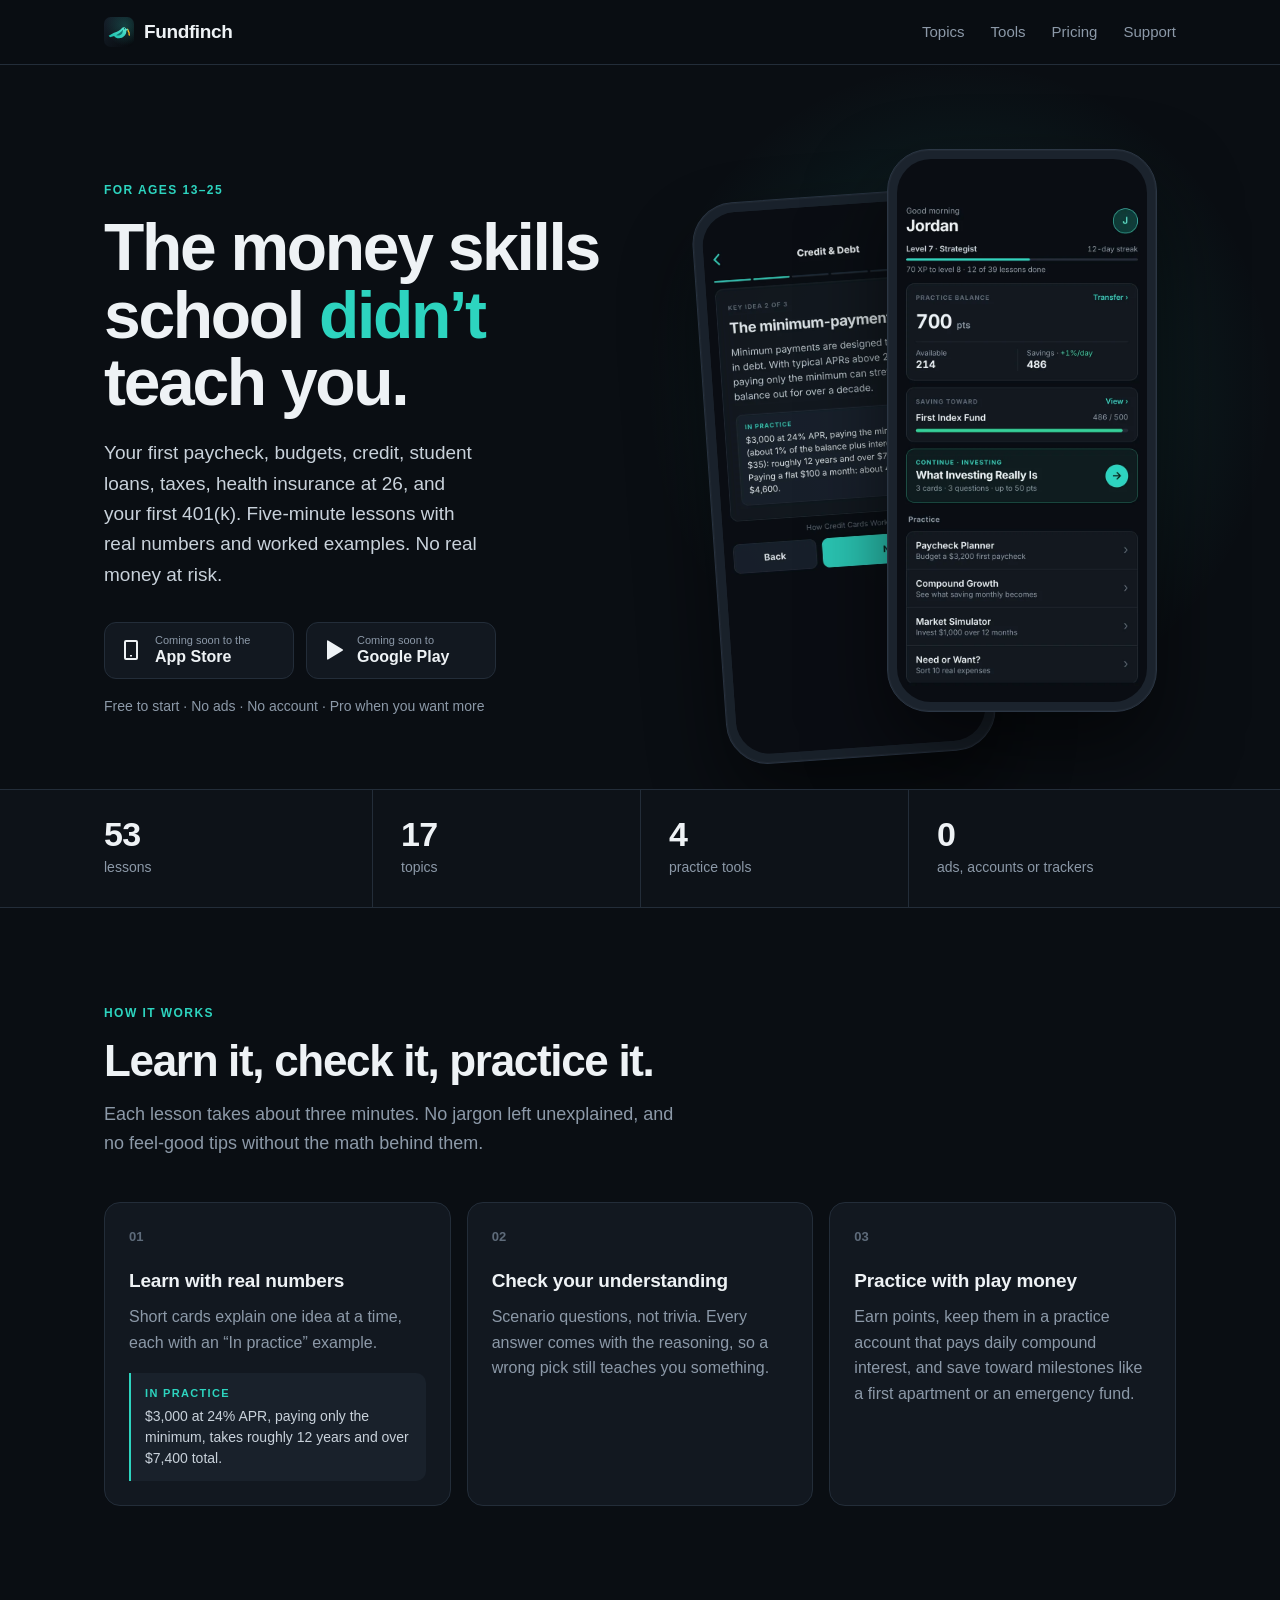
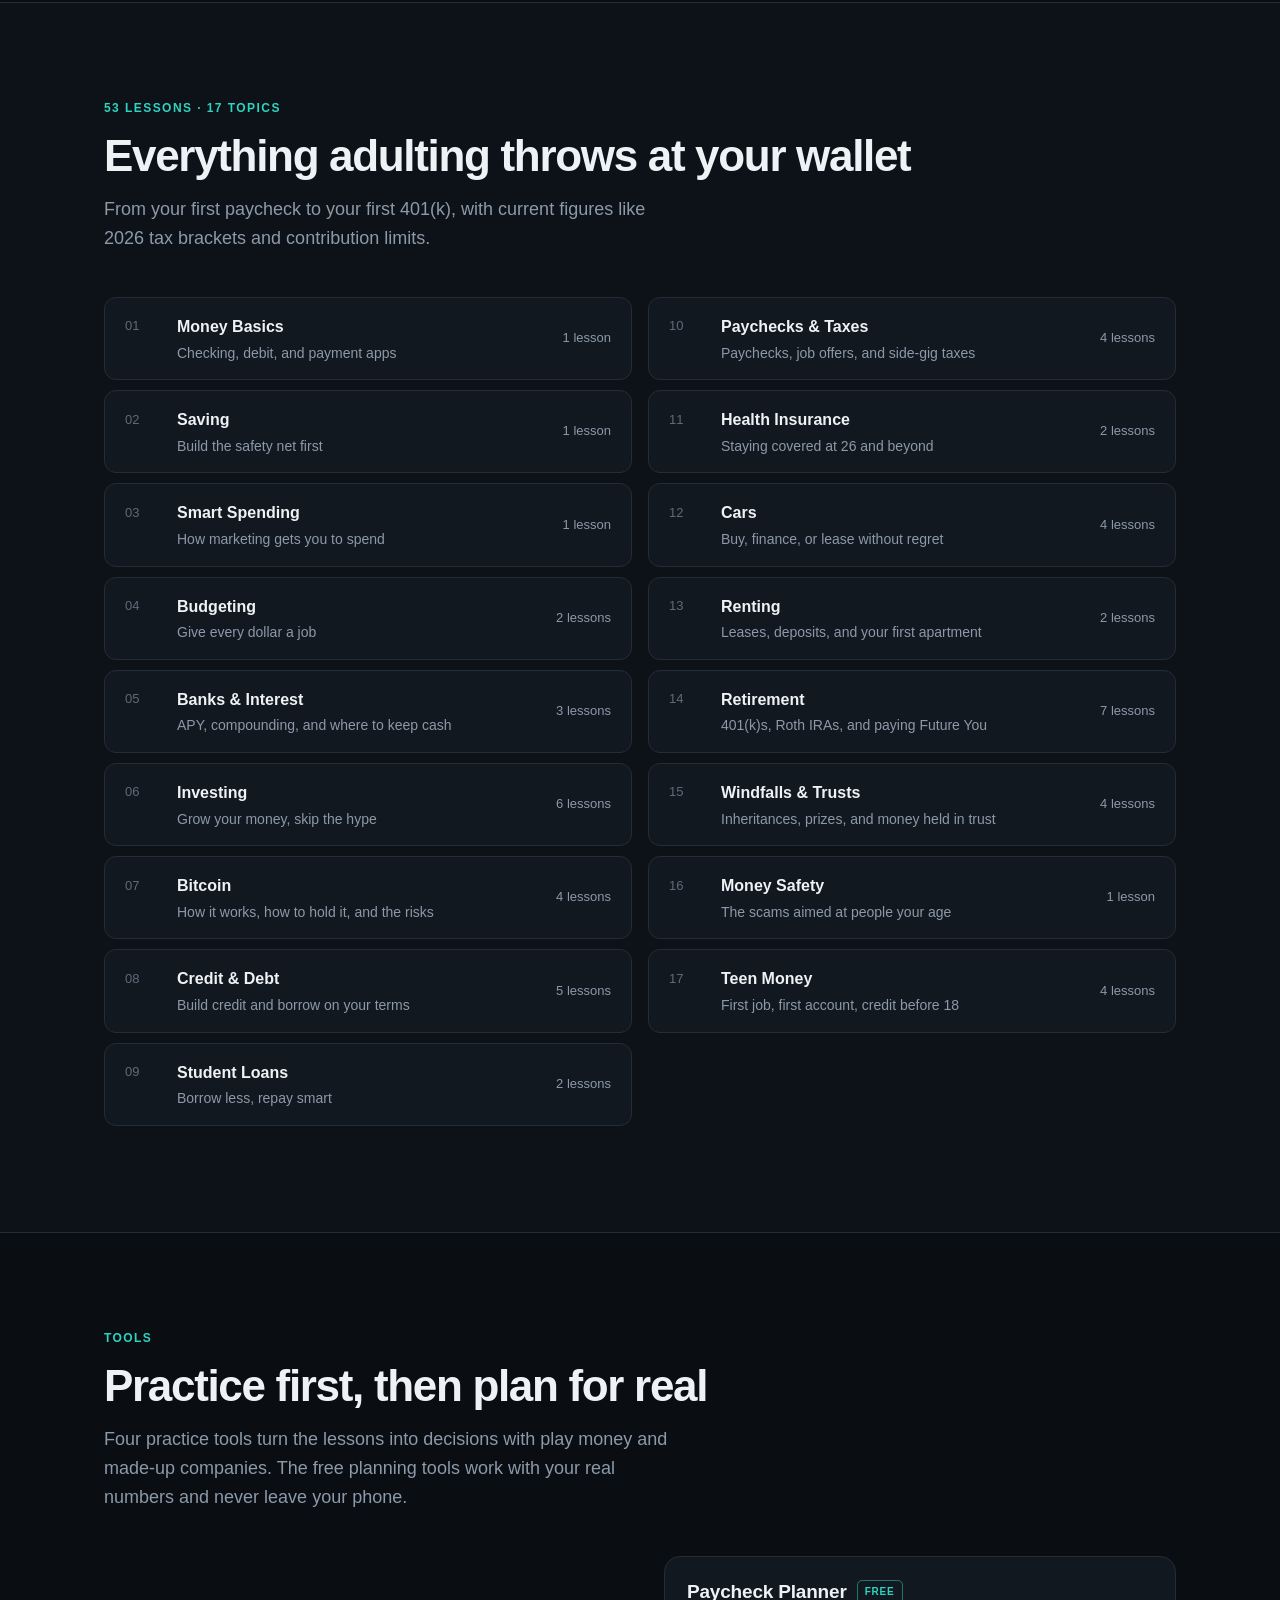
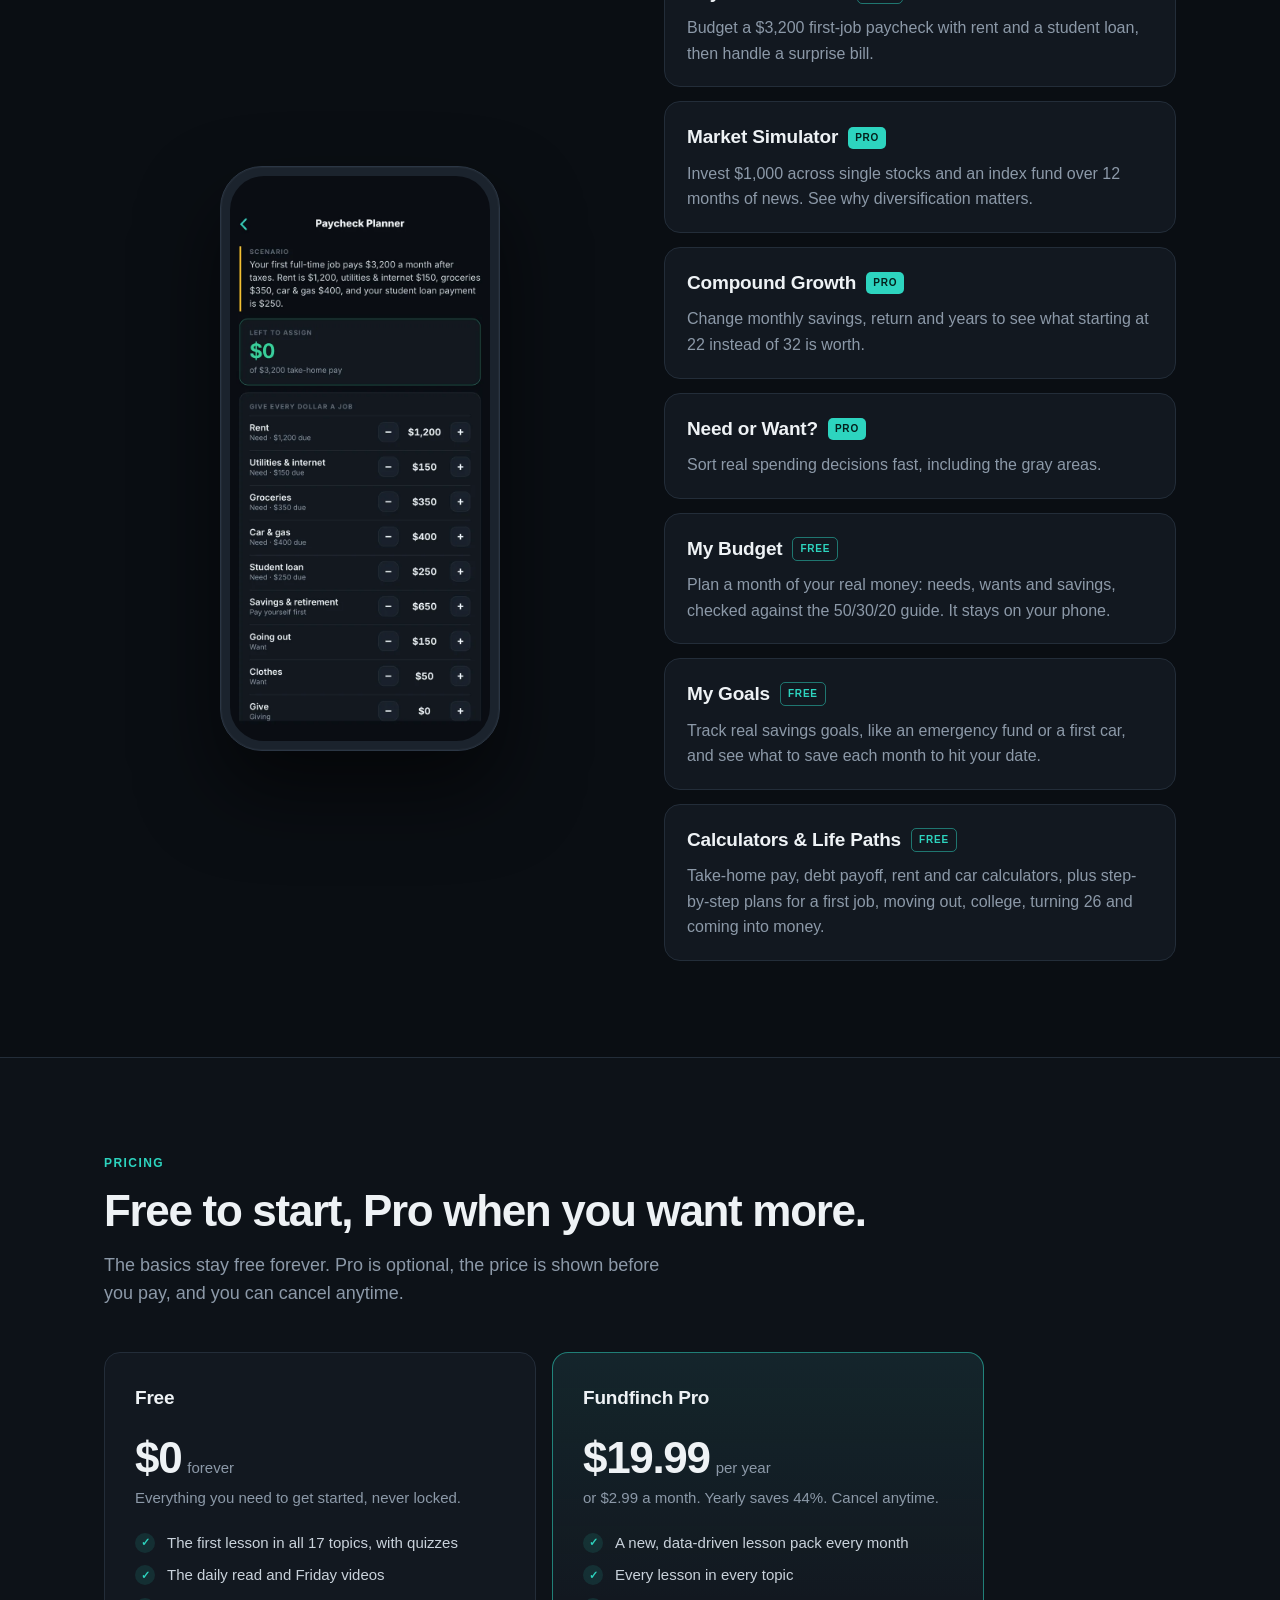
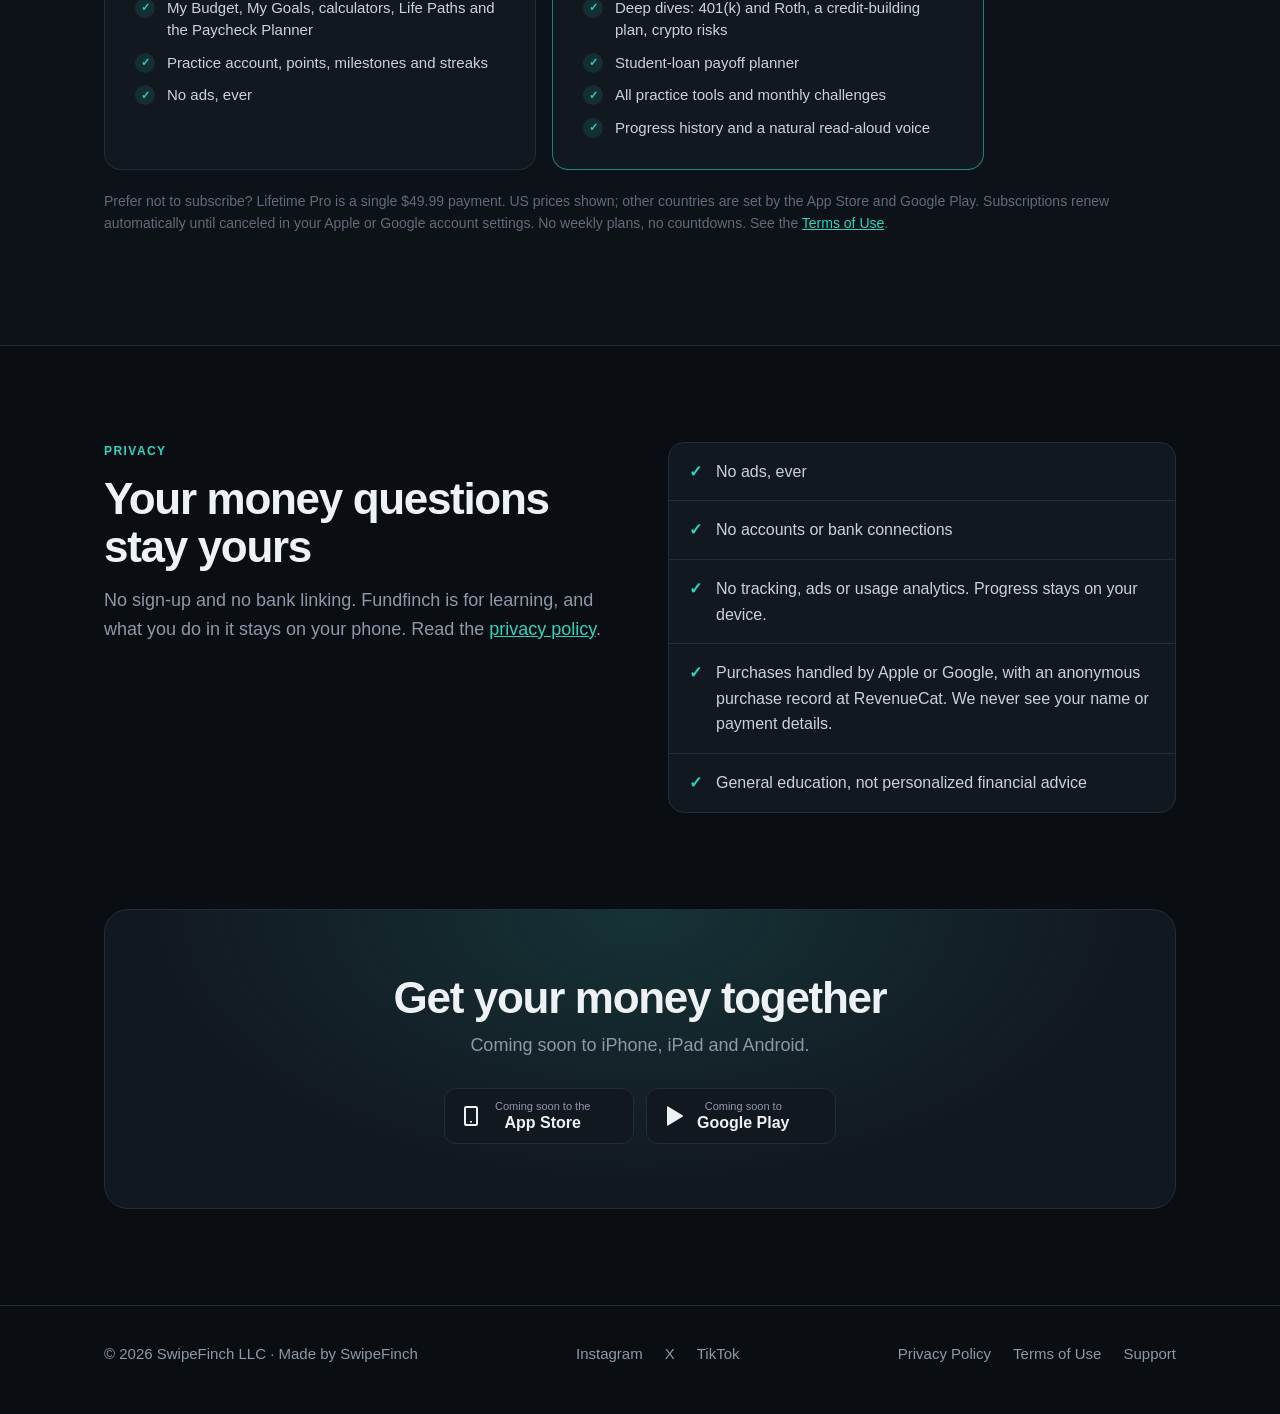
<file: index.html>
<!doctype html>
<html lang="en">
<head>
  <meta charset="utf-8">
  <meta name="viewport" content="width=device-width, initial-scale=1">
  <title>Fundfinch: Money Skills for Real Life</title>
  <meta name="description" content="Fundfinch teaches teens and young adults 13–25 the money skills school skipped: first jobs, budgeting, credit, student loans, health insurance, investing, and retirement. Free to start, no ads, no tracking.">
  <meta name="theme-color" content="#0A0E13">
  <meta property="og:title" content="Fundfinch: Money Skills for Real Life">
  <meta property="og:description" content="Short lessons with real numbers on credit, loans, taxes, investing and retirement for ages 13–25. No ads, no tracking.">
  <meta property="og:image" content="https://fundfinch.app/img/home.webp">
  <link rel="icon" href="mark.svg" type="image/svg+xml">
  <link rel="alternate icon" href="favicon.png">
  <link rel="apple-touch-icon" href="icon.png">
  <link rel="stylesheet" href="style.css">
</head>
<body>

<header class="nav">
  <div class="wrap">
    <a class="brand" href="index.html"><img src="mark.svg" alt="">Fundfinch</a>
    <nav class="nav-links">
      <a href="#topics" class="hide-sm">Topics</a>
      <a href="#tools" class="hide-sm">Tools</a>
      <a href="#pricing">Pricing</a>
      <a href="support.html">Support</a>
    </nav>
  </div>
</header>

<main>
  <div class="hero">
    <div class="wrap">
      <div>
        <p class="label">For ages 13–25</p>
        <h1>The money skills school <em>didn’t</em> teach you.</h1>
        <p class="lead">Your first paycheck, budgets, credit, student loans, taxes, health insurance at 26, and your first 401(k). Five-minute lessons with real numbers and worked examples. No real money at risk.</p>
        <div class="badges">
          <a class="store" aria-disabled="true"><svg viewBox="0 0 24 24" aria-hidden="true"><path d="M7 2h10a2 2 0 0 1 2 2v16a2 2 0 0 1-2 2H7a2 2 0 0 1-2-2V4a2 2 0 0 1 2-2zm0 2v16h10V4H7zm4 13h2v1.5h-2z"/></svg><span><small>Coming soon to the</small>App Store</span></a>
          <a class="store" aria-disabled="true"><svg viewBox="0 0 24 24" aria-hidden="true"><path d="M6 3.5v17a1 1 0 0 0 1.5.86l14-8.5a1 1 0 0 0 0-1.72l-14-8.5A1 1 0 0 0 6 3.5z"/></svg><span><small>Coming soon to</small>Google Play</span></a>
        </div>
        <p class="note">Free to start · No ads · No account · Pro when you want more</p>
      </div>

      <div class="phones" aria-label="Fundfinch app screens">
        <div class="device back"><img src="img/lesson.webp" width="660" height="1434" alt="A Fundfinch lesson card about the minimum-payment trap, with a worked example."></div>
        <div class="device front"><img src="img/home.webp" width="660" height="1434" alt="The Fundfinch home screen showing a practice balance, a savings goal and the next lesson."></div>
      </div>
    </div>
  </div>

  <div class="stats">
    <div class="wrap">
      <div class="stat"><b>53</b><span>lessons</span></div>
      <div class="stat"><b>17</b><span>topics</span></div>
      <div class="stat"><b>4</b><span>practice tools</span></div>
      <div class="stat"><b>0</b><span>ads, accounts or trackers</span></div>
    </div>
  </div>

  <section id="how">
    <div class="wrap">
      <p class="label">How it works</p>
      <h2>Learn it, check it, practice it.</h2>
      <p class="section-lead">Each lesson takes about three minutes. No jargon left unexplained, and no feel-good tips without the math behind them.</p>
      <div class="grid grid-3">
        <div class="card">
          <span class="step-n">01</span>
          <h3>Learn with real numbers</h3>
          <p>Short cards explain one idea at a time, each with an “In practice” example.</p>
          <div class="example"><b>In practice</b>$3,000 at 24% APR, paying only the minimum, takes roughly 12 years and over $7,400 total.</div>
        </div>
        <div class="card">
          <span class="step-n">02</span>
          <h3>Check your understanding</h3>
          <p>Scenario questions, not trivia. Every answer comes with the reasoning, so a wrong pick still teaches you something.</p>
        </div>
        <div class="card">
          <span class="step-n">03</span>
          <h3>Practice with play money</h3>
          <p>Earn points, keep them in a practice account that pays daily compound interest, and save toward milestones like a first apartment or an emergency fund.</p>
        </div>
      </div>
    </div>
  </section>

  <section id="topics" class="alt">
    <div class="wrap">
      <p class="label">53 lessons · 17 topics</p>
      <h2>Everything adulting throws at your wallet</h2>
      <p class="section-lead">From your first paycheck to your first 401(k), with current figures like 2026 tax brackets and contribution limits.</p>
      <div class="topics">
        <div class="topic"><span class="n">01</span><h3>Money Basics</h3><p>Checking, debit, and payment apps</p><span class="count">1 lesson</span></div>
        <div class="topic"><span class="n">02</span><h3>Saving</h3><p>Build the safety net first</p><span class="count">1 lesson</span></div>
        <div class="topic"><span class="n">03</span><h3>Smart Spending</h3><p>How marketing gets you to spend</p><span class="count">1 lesson</span></div>
        <div class="topic"><span class="n">04</span><h3>Budgeting</h3><p>Give every dollar a job</p><span class="count">2 lessons</span></div>
        <div class="topic"><span class="n">05</span><h3>Banks &amp; Interest</h3><p>APY, compounding, and where to keep cash</p><span class="count">3 lessons</span></div>
        <div class="topic"><span class="n">06</span><h3>Investing</h3><p>Grow your money, skip the hype</p><span class="count">6 lessons</span></div>
        <div class="topic"><span class="n">07</span><h3>Bitcoin</h3><p>How it works, how to hold it, and the risks</p><span class="count">4 lessons</span></div>
        <div class="topic"><span class="n">08</span><h3>Credit &amp; Debt</h3><p>Build credit and borrow on your terms</p><span class="count">5 lessons</span></div>
        <div class="topic"><span class="n">09</span><h3>Student Loans</h3><p>Borrow less, repay smart</p><span class="count">2 lessons</span></div>
        <div class="topic"><span class="n">10</span><h3>Paychecks &amp; Taxes</h3><p>Paychecks, job offers, and side-gig taxes</p><span class="count">4 lessons</span></div>
        <div class="topic"><span class="n">11</span><h3>Health Insurance</h3><p>Staying covered at 26 and beyond</p><span class="count">2 lessons</span></div>
        <div class="topic"><span class="n">12</span><h3>Cars</h3><p>Buy, finance, or lease without regret</p><span class="count">4 lessons</span></div>
        <div class="topic"><span class="n">13</span><h3>Renting</h3><p>Leases, deposits, and your first apartment</p><span class="count">2 lessons</span></div>
        <div class="topic"><span class="n">14</span><h3>Retirement</h3><p>401(k)s, Roth IRAs, and paying Future You</p><span class="count">7 lessons</span></div>
        <div class="topic"><span class="n">15</span><h3>Windfalls &amp; Trusts</h3><p>Inheritances, prizes, and money held in trust</p><span class="count">4 lessons</span></div>
        <div class="topic"><span class="n">16</span><h3>Money Safety</h3><p>The scams aimed at people your age</p><span class="count">1 lesson</span></div>
        <div class="topic"><span class="n">17</span><h3>Teen Money</h3><p>First job, first account, credit before 18</p><span class="count">4 lessons</span></div>
      </div>
    </div>
  </section>

  <section id="tools">
    <div class="wrap">
      <p class="label">Tools</p>
      <h2>Practice first, then plan for real</h2>
      <p class="section-lead">Four practice tools turn the lessons into decisions with play money and made-up companies. The free planning tools work with your real numbers and never leave your phone.</p>
      <div class="tools">
        <div class="tool-shot"><div class="device"><img src="img/planner.webp" width="660" height="1434" alt="The Paycheck Planner: a $3,200 take-home paycheck split across rent, groceries, a student loan and savings."></div></div>
        <div class="tool-list">
          <div class="card tool"><h3>Paycheck Planner <span class="pill free">FREE</span></h3><p>Budget a $3,200 first-job paycheck with rent and a student loan, then handle a surprise bill.</p></div>
          <div class="card tool"><h3>Market Simulator <span class="pill">PRO</span></h3><p>Invest $1,000 across single stocks and an index fund over 12 months of news. See why diversification matters.</p></div>
          <div class="card tool"><h3>Compound Growth <span class="pill">PRO</span></h3><p>Change monthly savings, return and years to see what starting at 22 instead of 32 is worth.</p></div>
          <div class="card tool"><h3>Need or Want? <span class="pill">PRO</span></h3><p>Sort real spending decisions fast, including the gray areas.</p></div>
          <div class="card tool"><h3>My Budget <span class="pill free">FREE</span></h3><p>Plan a month of your real money: needs, wants and savings, checked against the 50/30/20 guide. It stays on your phone.</p></div>
          <div class="card tool"><h3>My Goals <span class="pill free">FREE</span></h3><p>Track real savings goals, like an emergency fund or a first car, and see what to save each month to hit your date.</p></div>
          <div class="card tool"><h3>Calculators &amp; Life Paths <span class="pill free">FREE</span></h3><p>Take-home pay, debt payoff, rent and car calculators, plus step-by-step plans for a first job, moving out, college, turning 26 and coming into money.</p></div>
        </div>
      </div>
    </div>
  </section>

  <section id="pricing" class="alt">
    <div class="wrap">
      <p class="label">Pricing</p>
      <h2>Free to start, Pro when you want more.</h2>
      <p class="section-lead">The basics stay free forever. Pro is optional, the price is shown before you pay, and you can cancel anytime.</p>
      <div class="plans">
        <div class="card plan">
          <h3>Free</h3>
          <div class="price num">$0<small>forever</small></div>
          <p class="tag">Everything you need to get started, never locked.</p>
          <ul class="ticks">
            <li>The first lesson in all 17 topics, with quizzes</li>
            <li>The daily read and Friday videos</li>
            <li>My Budget, My Goals, calculators, Life Paths and the Paycheck Planner</li>
            <li>Practice account, points, milestones and streaks</li>
            <li>No ads, ever</li>
          </ul>
        </div>
        <div class="card plan pro">
          <h3>Fundfinch Pro</h3>
          <div class="price num">$19.99<small>per year</small></div>
          <p class="tag">or $2.99 a month. Yearly saves 44%. Cancel anytime.</p>
          <ul class="ticks">
            <li>A new, data-driven lesson pack every month</li>
            <li>Every lesson in every topic</li>
            <li>Deep dives: 401(k) and Roth, a credit-building plan, crypto risks</li>
            <li>Student-loan payoff planner</li>
            <li>All practice tools and monthly challenges</li>
            <li>Progress history and a natural read-aloud voice</li>
          </ul>
        </div>
      </div>
      <p class="fine">Prefer not to subscribe? Lifetime Pro is a single $49.99 payment. US prices shown; other countries are set by the App Store and Google Play. Subscriptions renew automatically until canceled in your Apple or Google account settings. No weekly plans, no countdowns. See the <a href="terms.html">Terms of Use</a>.</p>
    </div>
  </section>

  <section id="privacy">
    <div class="wrap split">
      <div>
        <p class="label">Privacy</p>
        <h2>Your money questions stay yours</h2>
        <p class="section-lead" style="margin-bottom:0">No sign-up and no bank linking. Fundfinch is for learning, and what you do in it stays on your phone. Read the <a href="privacy.html">privacy policy</a>.</p>
      </div>
      <ul class="rows">
        <li>No ads, ever</li>
        <li>No accounts or bank connections</li>
        <li>No tracking, ads or usage analytics. Progress stays on your device.</li>
        <li>Purchases handled by Apple or Google, with an anonymous purchase record at RevenueCat. We never see your name or payment details.</li>
        <li>General education, not personalized financial advice</li>
      </ul>
    </div>
  </section>

  <section style="padding-top:0">
    <div class="wrap">
      <div class="cta">
        <h2>Get your money together</h2>
        <p>Coming soon to iPhone, iPad and Android.</p>
        <div class="badges">
          <a class="store" aria-disabled="true"><svg viewBox="0 0 24 24" aria-hidden="true"><path d="M7 2h10a2 2 0 0 1 2 2v16a2 2 0 0 1-2 2H7a2 2 0 0 1-2-2V4a2 2 0 0 1 2-2zm0 2v16h10V4H7zm4 13h2v1.5h-2z"/></svg><span><small>Coming soon to the</small>App Store</span></a>
          <a class="store" aria-disabled="true"><svg viewBox="0 0 24 24" aria-hidden="true"><path d="M6 3.5v17a1 1 0 0 0 1.5.86l14-8.5a1 1 0 0 0 0-1.72l-14-8.5A1 1 0 0 0 6 3.5z"/></svg><span><small>Coming soon to</small>Google Play</span></a>
        </div>
      </div>
    </div>
  </section>
</main>

<footer>
  <div class="wrap">
    <span>© 2026 SwipeFinch LLC · <a href="https://swipefinch.com" rel="noopener">Made by SwipeFinch</a></span>
    <nav aria-label="Fundfinch on social media"><a href="https://instagram.com/fundfinch" rel="noopener">Instagram</a><a href="https://x.com/fundfinch" rel="noopener">X</a><a href="https://www.tiktok.com/@fundfinch" rel="noopener">TikTok</a></nav>
    <nav><a href="privacy.html">Privacy Policy</a><a href="terms.html">Terms of Use</a><a href="support.html">Support</a></nav>
  </div>
</footer>

</body>
</html>
</file>
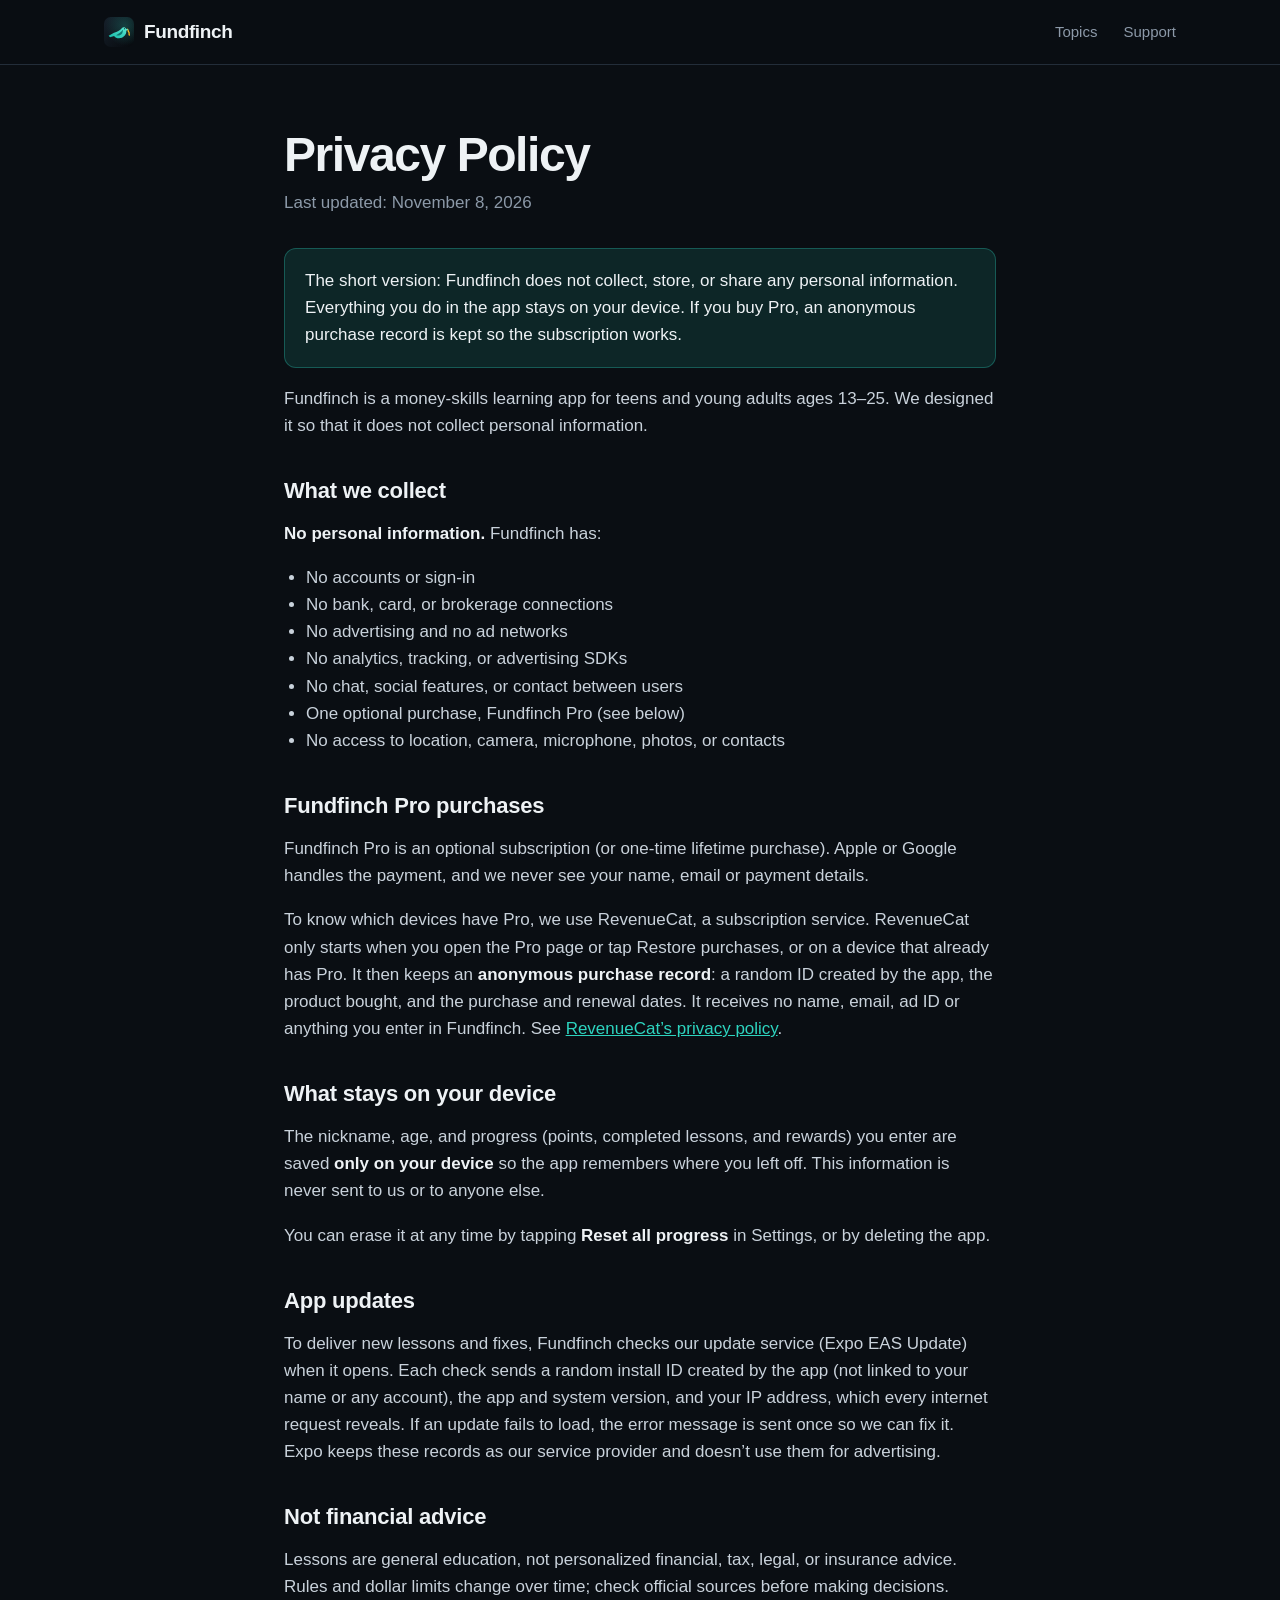
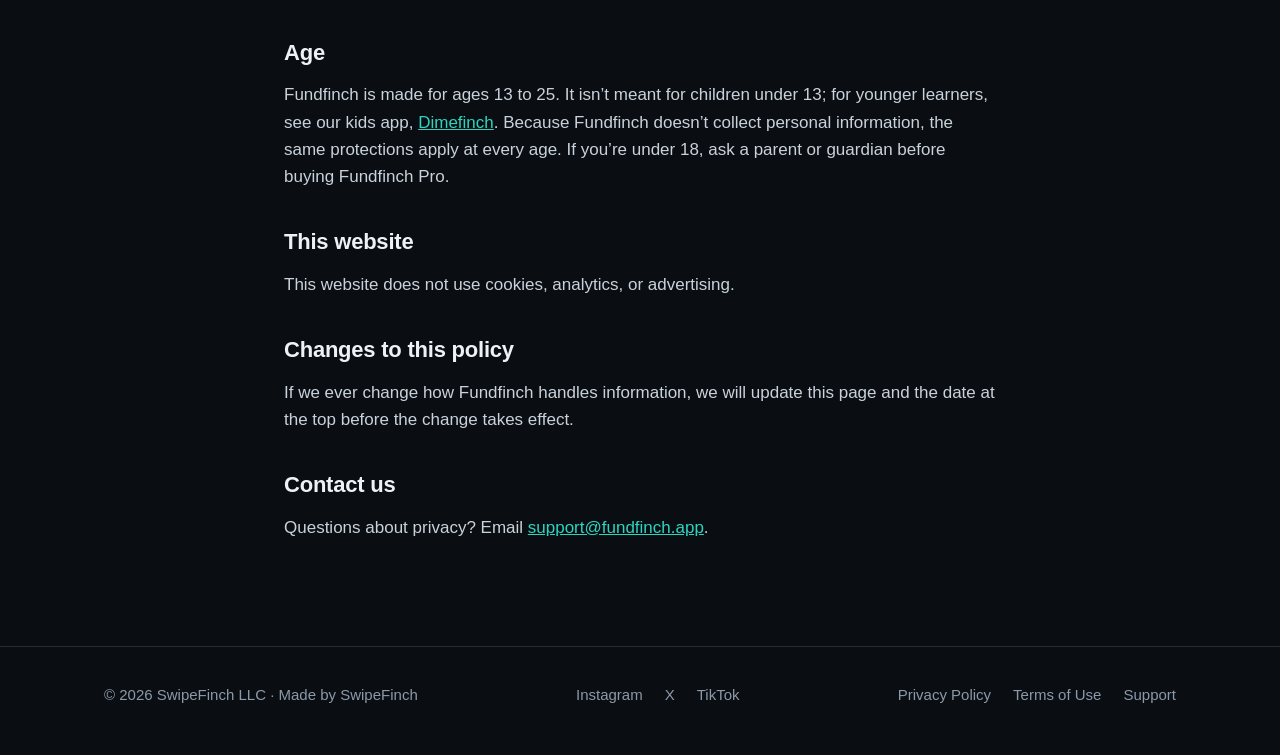
<file: privacy.html>
<!doctype html>
<html lang="en">
<head>
  <meta charset="utf-8">
  <meta name="viewport" content="width=device-width, initial-scale=1">
  <title>Privacy Policy · Fundfinch</title>
  <meta name="description" content="Fundfinch does not collect any personal information. Read our privacy policy.">
  <meta name="theme-color" content="#0A0E13">
  <link rel="icon" href="mark.svg" type="image/svg+xml">
  <link rel="alternate icon" href="favicon.png">
  <link rel="stylesheet" href="style.css">
</head>
<body>

<header class="nav">
  <div class="wrap">
    <a class="brand" href="index.html"><img src="mark.svg" alt="">Fundfinch</a>
    <nav class="nav-links">
      <a href="index.html#topics">Topics</a>
      <a href="support.html">Support</a>
    </nav>
  </div>
</header>

<main class="doc">
  <h1>Privacy Policy</h1>
  <p class="updated">Last updated: November 8, 2026</p>

  <p class="callout">The short version: Fundfinch does not collect, store, or share any personal information. Everything you do in the app stays on your device. If you buy Pro, an anonymous purchase record is kept so the subscription works.</p>

  <p>Fundfinch is a money-skills learning app for teens and young adults ages 13–25. We designed it so that it does not collect personal information.</p>

  <h2>What we collect</h2>
  <p><strong>No personal information.</strong> Fundfinch has:</p>
  <ul>
    <li>No accounts or sign-in</li>
    <li>No bank, card, or brokerage connections</li>
    <li>No advertising and no ad networks</li>
    <li>No analytics, tracking, or advertising SDKs</li>
    <li>No chat, social features, or contact between users</li>
    <li>One optional purchase, Fundfinch Pro (see below)</li>
    <li>No access to location, camera, microphone, photos, or contacts</li>
  </ul>

  <h2>Fundfinch Pro purchases</h2>
  <p>Fundfinch Pro is an optional subscription (or one-time lifetime purchase). Apple or Google handles the payment, and we never see your name, email or payment details.</p>
  <p>To know which devices have Pro, we use RevenueCat, a subscription service. RevenueCat only starts when you open the Pro page or tap Restore purchases, or on a device that already has Pro. It then keeps an <strong>anonymous purchase record</strong>: a random ID created by the app, the product bought, and the purchase and renewal dates. It receives no name, email, ad ID or anything you enter in Fundfinch. See <a href="https://www.revenuecat.com/privacy/" rel="noopener">RevenueCat’s privacy policy</a>.</p>

  <h2>What stays on your device</h2>
  <p>The nickname, age, and progress (points, completed lessons, and rewards) you enter are saved <strong>only on your device</strong> so the app remembers where you left off. This information is never sent to us or to anyone else.</p>
  <p>You can erase it at any time by tapping <strong>Reset all progress</strong> in Settings, or by deleting the app.</p>

  <h2>App updates</h2>
  <p>To deliver new lessons and fixes, Fundfinch checks our update service (Expo EAS Update) when it opens. Each check sends a random install ID created by the app (not linked to your name or any account), the app and system version, and your IP address, which every internet request reveals. If an update fails to load, the error message is sent once so we can fix it. Expo keeps these records as our service provider and doesn’t use them for advertising.</p>

  <h2>Not financial advice</h2>
  <p>Lessons are general education, not personalized financial, tax, legal, or insurance advice. Rules and dollar limits change over time; check official sources before making decisions.</p>

  <h2>Age</h2>
  <p>Fundfinch is made for ages 13 to 25. It isn’t meant for children under 13; for younger learners, see our kids app, <a href="https://dimefinch.com">Dimefinch</a>. Because Fundfinch doesn’t collect personal information, the same protections apply at every age. If you’re under 18, ask a parent or guardian before buying Fundfinch Pro.</p>

  <h2>This website</h2>
  <p>This website does not use cookies, analytics, or advertising.</p>

  <h2>Changes to this policy</h2>
  <p>If we ever change how Fundfinch handles information, we will update this page and the date at the top before the change takes effect.</p>

  <h2>Contact us</h2>
  <p>Questions about privacy? Email <a href="mailto:support@fundfinch.app">support@fundfinch.app</a>.</p>
</main>

<footer>
  <div class="wrap">
    <span>© 2026 SwipeFinch LLC · <a href="https://swipefinch.com" rel="noopener">Made by SwipeFinch</a></span>
    <nav aria-label="Fundfinch on social media"><a href="https://instagram.com/fundfinch" rel="noopener">Instagram</a><a href="https://x.com/fundfinch" rel="noopener">X</a><a href="https://www.tiktok.com/@fundfinch" rel="noopener">TikTok</a></nav>
    <nav><a href="privacy.html">Privacy Policy</a><a href="terms.html">Terms of Use</a><a href="support.html">Support</a></nav>
  </div>
</footer>

</body>
</html>
</file>
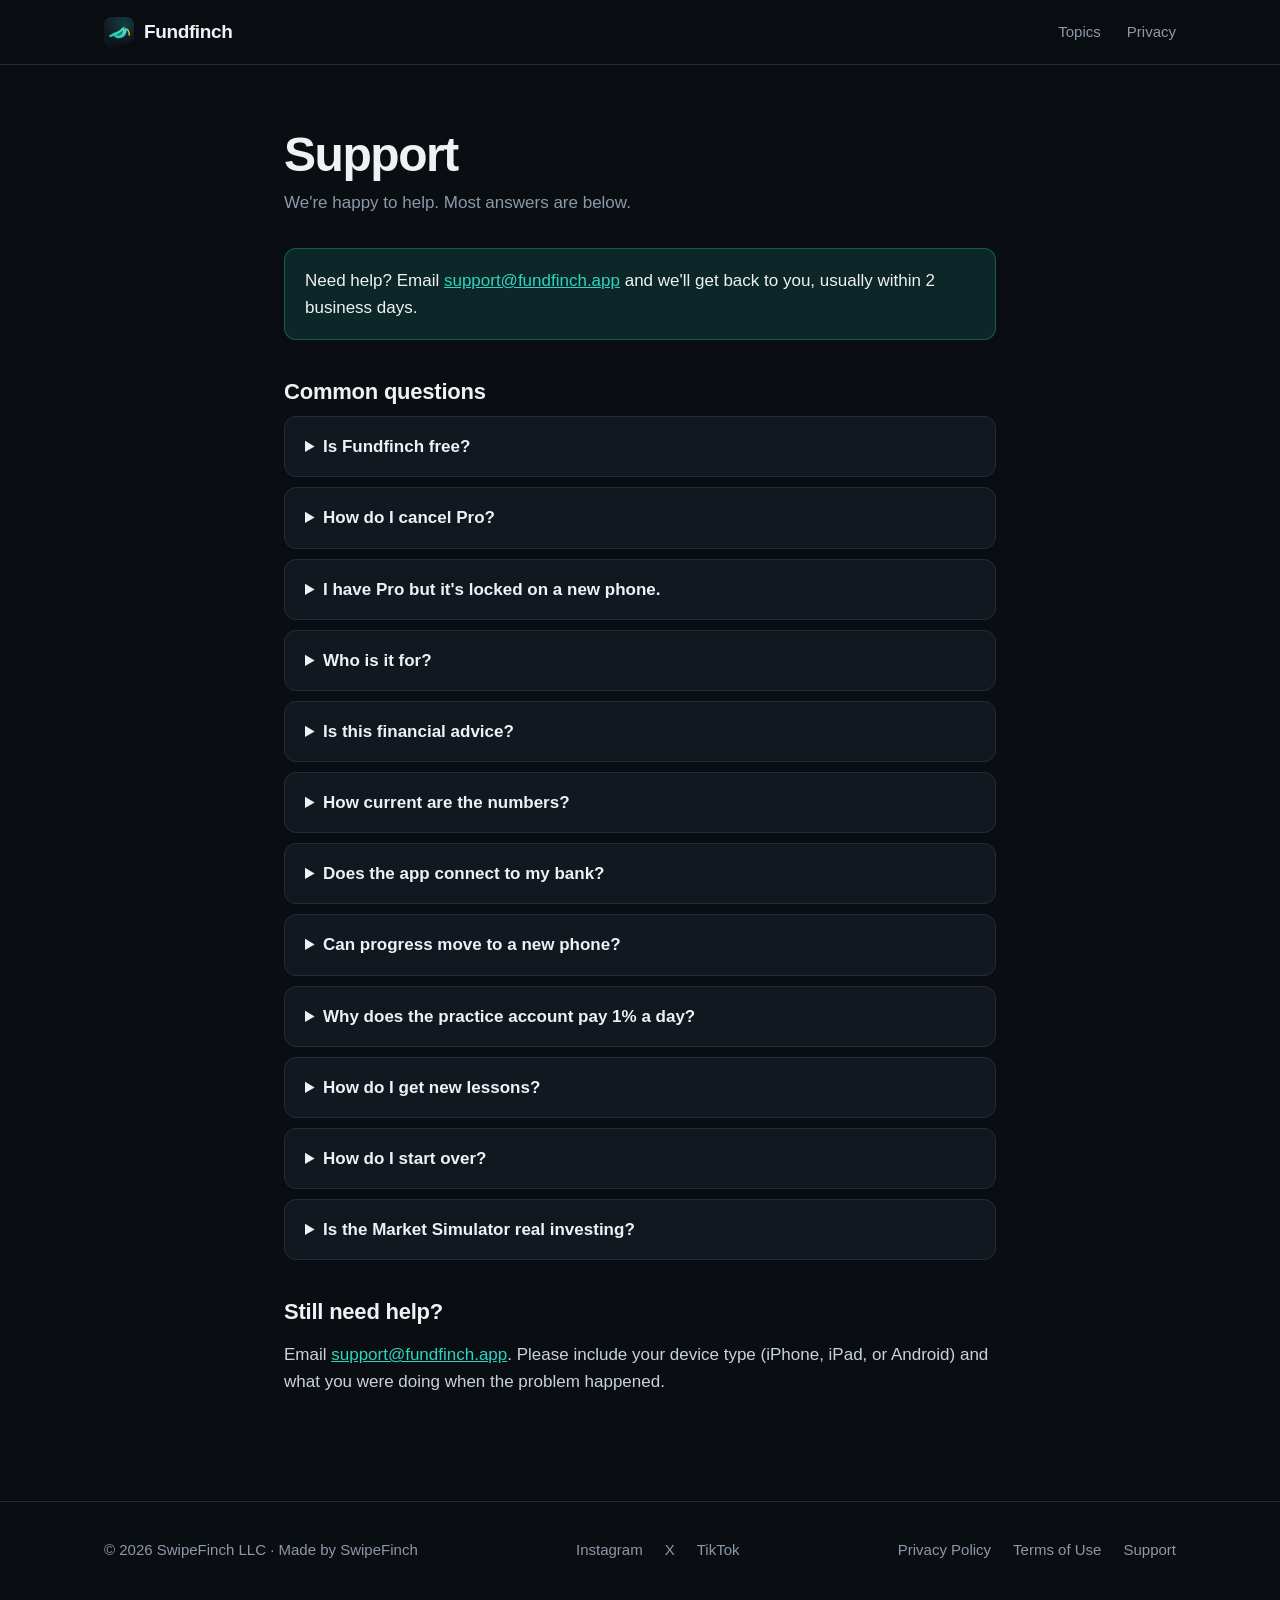
<file: support.html>
<!doctype html>
<html lang="en">
<head>
  <meta charset="utf-8">
  <meta name="viewport" content="width=device-width, initial-scale=1">
  <title>Support · Fundfinch</title>
  <meta name="description" content="Get help with Fundfinch: answers to common questions and how to contact us.">
  <meta name="theme-color" content="#0A0E13">
  <link rel="icon" href="mark.svg" type="image/svg+xml">
  <link rel="alternate icon" href="favicon.png">
  <link rel="stylesheet" href="style.css">
</head>
<body>

<header class="nav">
  <div class="wrap">
    <a class="brand" href="index.html"><img src="mark.svg" alt="">Fundfinch</a>
    <nav class="nav-links">
      <a href="index.html#topics">Topics</a>
      <a href="privacy.html">Privacy</a>
    </nav>
  </div>
</header>

<main class="doc">
  <h1>Support</h1>
  <p class="updated">We're happy to help. Most answers are below.</p>

  <p class="callout">Need help? Email <a href="mailto:support@fundfinch.app">support@fundfinch.app</a> and we'll get back to you, usually within 2 business days.</p>

  <h2>Common questions</h2>

  <details>
    <summary>Is Fundfinch free?</summary>
    <p>Yes, and the basics stay free forever: the first lesson in every topic, the daily read, My Budget, My Goals, calculators, Life Paths and the Paycheck Planner, with no ads. <strong>Fundfinch Pro</strong> is optional: $2.99 a month or $19.99 a year (or $49.99 once for lifetime) adds a new lesson pack every month, every lesson, deep dives, the student-loan payoff planner, all practice tools, progress history and a natural read-aloud voice.</p>
  </details>

  <details>
    <summary>How do I cancel Pro?</summary>
    <p>Anytime: go to <strong>Settings</strong> and tap <strong>Manage subscription</strong>, or open your App Store or Google Play subscriptions. You keep Pro until the end of the period you paid for, and everything free stays free.</p>
  </details>

  <details>
    <summary>I have Pro but it's locked on a new phone.</summary>
    <p>Go to <strong>Settings</strong> and tap <strong>Restore purchases</strong>. Make sure the phone is signed in to the same Apple or Google account that made the purchase.</p>
  </details>

  <details>
    <summary>Who is it for?</summary>
    <p>Teens and young adults ages 13–25: high schoolers with a first job, students, people starting their first full-time job, and anyone figuring out credit, loans, insurance, and investing for the first time. For ages 7–17, try our kids app, Dimefinch.</p>
  </details>

  <details>
    <summary>Is this financial advice?</summary>
    <p>No. Lessons explain how things work in general, with real examples and current U.S. figures. They aren't personalized advice. For big decisions, check official sources or talk to a qualified professional.</p>
  </details>

  <details>
    <summary>How current are the numbers?</summary>
    <p>Figures like 401(k) and IRA limits are for 2026 and are updated each year through free app updates.</p>
  </details>

  <details>
    <summary>Does the app connect to my bank?</summary>
    <p>No. Fundfinch never asks for bank, card, or account details, and it doesn't collect any personal data. See our <a href="privacy.html">Privacy Policy</a>.</p>
  </details>

  <details>
    <summary>Can progress move to a new phone?</summary>
    <p>Not yet. Because we don't collect any data, progress lives only on the device it was created on. Deleting the app or switching phones starts fresh.</p>
  </details>

  <details>
    <summary>Why does the practice account pay 1% a day?</summary>
    <p>We speed up interest so you can watch compound growth happen in days instead of years. Real savings accounts quote an annual rate (APY), and it’s far lower: 1% a day would be over 3,600% a year.</p>
  </details>

  <details>
    <summary>How do I get new lessons?</summary>
    <p>New lessons and fixes download automatically when the app opens. You may see a "New stuff is ready!" banner. Tap it to restart into the new version. You can also tap <strong>Check for updates</strong> in Settings (⚙️ on the home screen).</p>
  </details>

  <details>
    <summary>How do I start over?</summary>
    <p>In Settings, tap <strong>Reset all progress</strong>. This erases points, lessons, and rewards on that device and can’t be undone. A Pro purchase isn’t affected.</p>
  </details>

  <details>
    <summary>Is the Market Simulator real investing?</summary>
    <p>No. The Market Simulator uses made-up companies and play money to teach ideas like risk and diversification. It is not investment advice.</p>
  </details>

  <h2>Still need help?</h2>
  <p>Email <a href="mailto:support@fundfinch.app">support@fundfinch.app</a>. Please include your device type (iPhone, iPad, or Android) and what you were doing when the problem happened.</p>
</main>

<footer>
  <div class="wrap">
    <span>© 2026 SwipeFinch LLC · <a href="https://swipefinch.com" rel="noopener">Made by SwipeFinch</a></span>
    <nav aria-label="Fundfinch on social media"><a href="https://instagram.com/fundfinch" rel="noopener">Instagram</a><a href="https://x.com/fundfinch" rel="noopener">X</a><a href="https://www.tiktok.com/@fundfinch" rel="noopener">TikTok</a></nav>
    <nav><a href="privacy.html">Privacy Policy</a><a href="terms.html">Terms of Use</a><a href="support.html">Support</a></nav>
  </div>
</footer>

</body>
</html>
</file>
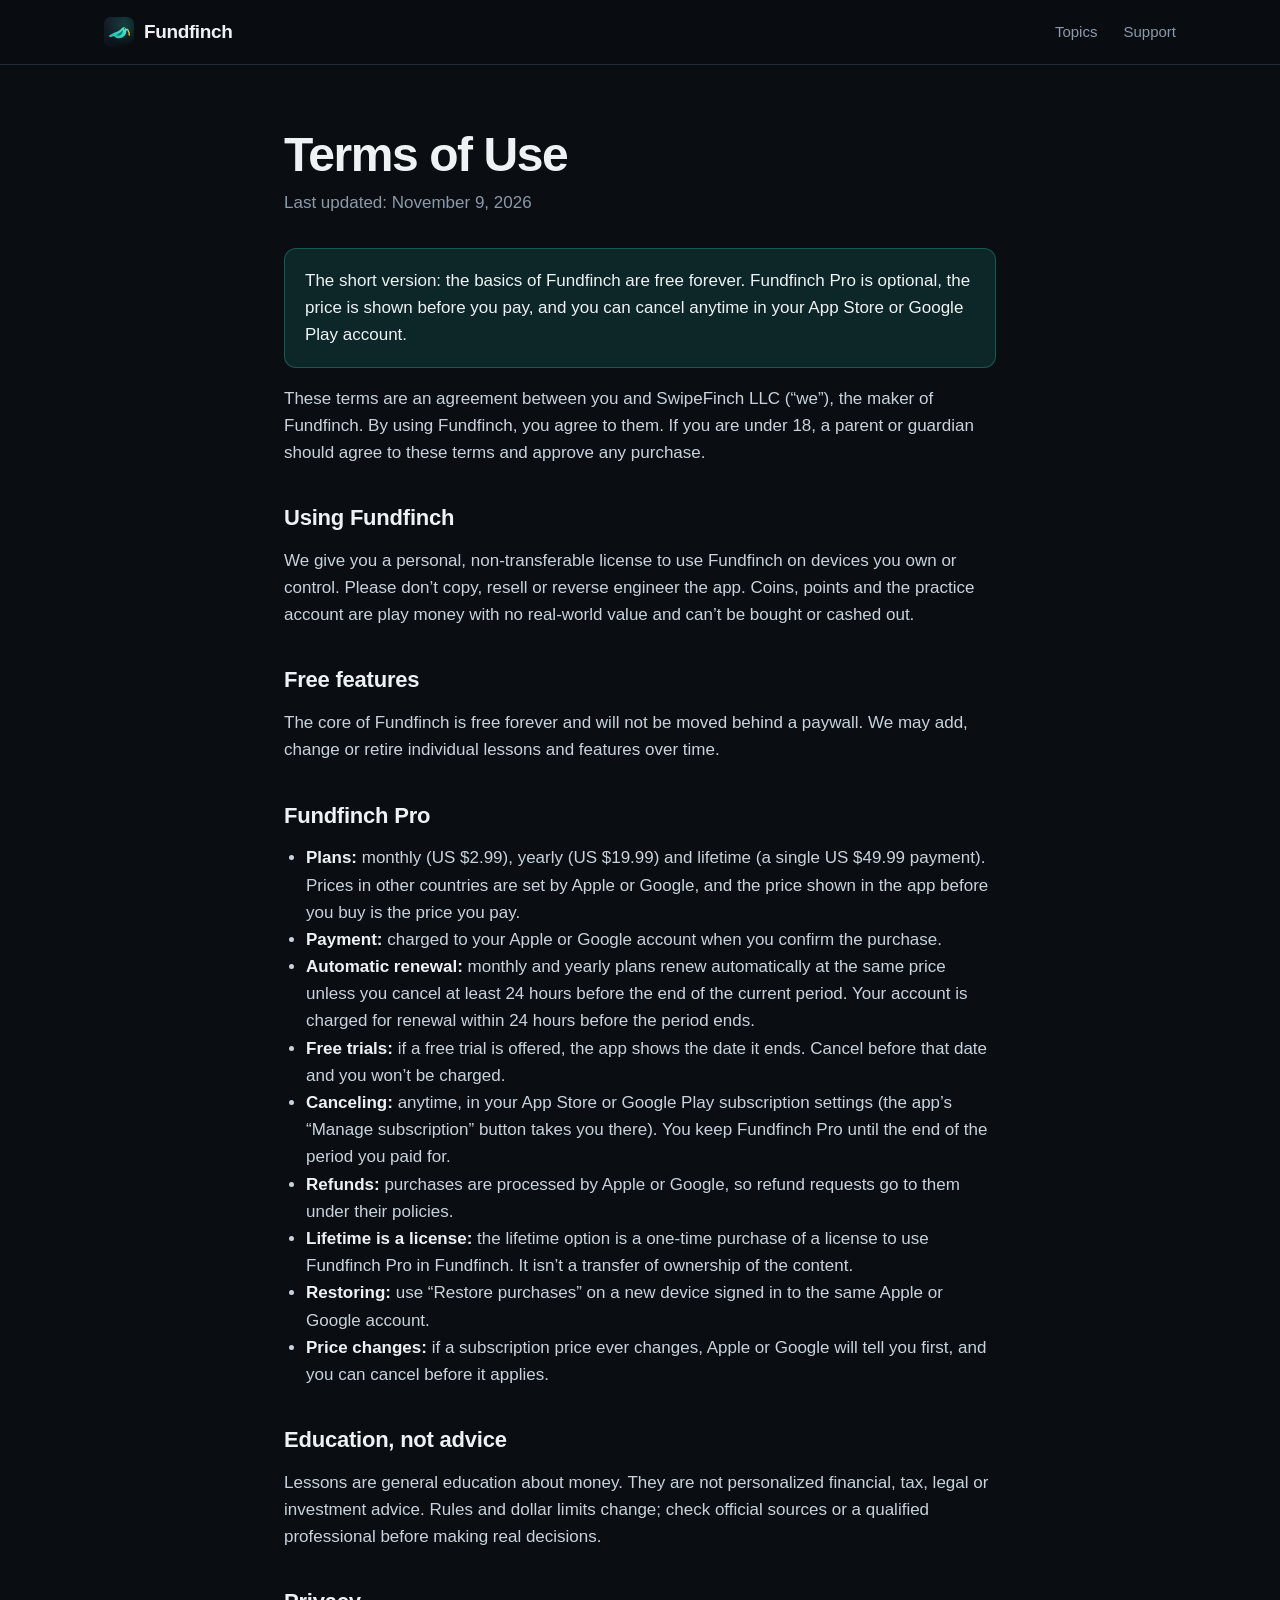
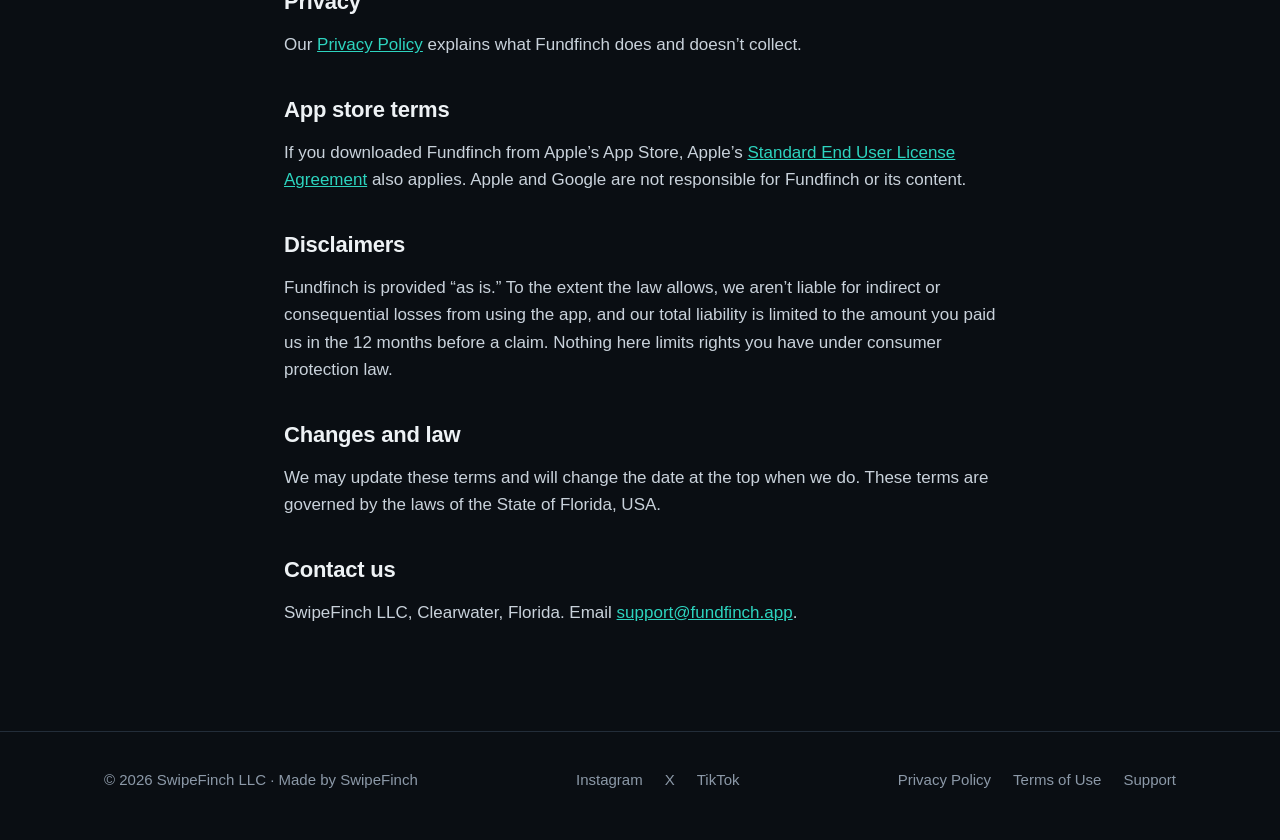
<file: terms.html>
<!doctype html>
<html lang="en">
<head>
  <meta charset="utf-8">
  <meta name="viewport" content="width=device-width, initial-scale=1">
  <title>Terms of Use · Fundfinch</title>
  <meta name="description" content="Terms of Use for Fundfinch and Fundfinch Pro, by SwipeFinch LLC.">
  <meta name="theme-color" content="#0A0E13">
  <link rel="icon" href="mark.svg" type="image/svg+xml">
  <link rel="alternate icon" href="favicon.png">
  <link rel="stylesheet" href="style.css">
</head>
<body>

<header class="nav">
  <div class="wrap">
    <a class="brand" href="index.html"><img src="mark.svg" alt="">Fundfinch</a>
    <nav class="nav-links">
      <a href="index.html#topics">Topics</a>
      <a href="support.html">Support</a>
    </nav>
  </div>
</header>

<main class="doc">
  <h1>Terms of Use</h1>
  <p class="updated">Last updated: November 9, 2026</p>

  <p class="callout">The short version: the basics of Fundfinch are free forever. Fundfinch Pro is optional, the price is shown before you pay, and you can cancel anytime in your App Store or Google Play account.</p>

  <p>These terms are an agreement between you and SwipeFinch LLC (“we”), the maker of Fundfinch. By using Fundfinch, you agree to them. If you are under 18, a parent or guardian should agree to these terms and approve any purchase.</p>

  <h2>Using Fundfinch</h2>
  <p>We give you a personal, non-transferable license to use Fundfinch on devices you own or control. Please don’t copy, resell or reverse engineer the app. Coins, points and the practice account are play money with no real-world value and can’t be bought or cashed out.</p>

  <h2>Free features</h2>
  <p>The core of Fundfinch is free forever and will not be moved behind a paywall. We may add, change or retire individual lessons and features over time.</p>

  <h2>Fundfinch Pro</h2>
  <ul>
    <li><strong>Plans:</strong> monthly (US $2.99), yearly (US $19.99) and lifetime (a single US $49.99 payment). Prices in other countries are set by Apple or Google, and the price shown in the app before you buy is the price you pay.</li>
    <li><strong>Payment:</strong> charged to your Apple or Google account when you confirm the purchase.</li>
    <li><strong>Automatic renewal:</strong> monthly and yearly plans renew automatically at the same price unless you cancel at least 24 hours before the end of the current period. Your account is charged for renewal within 24 hours before the period ends.</li>
    <li><strong>Free trials:</strong> if a free trial is offered, the app shows the date it ends. Cancel before that date and you won’t be charged.</li>
    <li><strong>Canceling:</strong> anytime, in your App Store or Google Play subscription settings (the app’s “Manage subscription” button takes you there). You keep Fundfinch Pro until the end of the period you paid for.</li>
    <li><strong>Refunds:</strong> purchases are processed by Apple or Google, so refund requests go to them under their policies.</li>
    <li><strong>Lifetime is a license:</strong> the lifetime option is a one-time purchase of a license to use Fundfinch Pro in Fundfinch. It isn’t a transfer of ownership of the content.</li>
    <li><strong>Restoring:</strong> use “Restore purchases” on a new device signed in to the same Apple or Google account.</li>
    <li><strong>Price changes:</strong> if a subscription price ever changes, Apple or Google will tell you first, and you can cancel before it applies.</li>
  </ul>

  <h2>Education, not advice</h2>
  <p>Lessons are general education about money. They are not personalized financial, tax, legal or investment advice. Rules and dollar limits change; check official sources or a qualified professional before making real decisions.</p>

  <h2>Privacy</h2>
  <p>Our <a href="privacy.html">Privacy Policy</a> explains what Fundfinch does and doesn’t collect.</p>

  <h2>App store terms</h2>
  <p>If you downloaded Fundfinch from Apple’s App Store, Apple’s <a href="https://www.apple.com/legal/internet-services/itunes/dev/stdeula/" rel="noopener">Standard End User License Agreement</a> also applies. Apple and Google are not responsible for Fundfinch or its content.</p>

  <h2>Disclaimers</h2>
  <p>Fundfinch is provided “as is.” To the extent the law allows, we aren’t liable for indirect or consequential losses from using the app, and our total liability is limited to the amount you paid us in the 12 months before a claim. Nothing here limits rights you have under consumer protection law.</p>

  <h2>Changes and law</h2>
  <p>We may update these terms and will change the date at the top when we do. These terms are governed by the laws of the State of Florida, USA.</p>

  <h2>Contact us</h2>
  <p>SwipeFinch LLC, Clearwater, Florida. Email <a href="mailto:support@fundfinch.app">support@fundfinch.app</a>.</p>
</main>

<footer>
  <div class="wrap">
    <span>© 2026 SwipeFinch LLC · <a href="https://swipefinch.com" rel="noopener">Made by SwipeFinch</a></span>
    <nav aria-label="Fundfinch on social media"><a href="https://instagram.com/fundfinch" rel="noopener">Instagram</a><a href="https://x.com/fundfinch" rel="noopener">X</a><a href="https://www.tiktok.com/@fundfinch" rel="noopener">TikTok</a></nav>
    <nav><a href="privacy.html">Privacy Policy</a><a href="terms.html">Terms of Use</a><a href="support.html">Support</a></nav>
  </div>
</footer>

</body>
</html>
</file>
<file: style.css>
/* Fundfinch: dark theme matching the app */
:root {
  --bg: #0A0E13;
  --bg2: #0D1218;
  --card: #121820;
  --card2: #19212B;
  --line: #232D39;
  --ink: #EEF2F5;
  --body: #C9D2DB;
  --sub: #8C99A8;
  --faint: #5E6B7A;
  --primary: #2DD4BF;
  --primary-soft: rgba(45, 212, 191, 0.12);
  --on-primary: #04201C;
  --gold: #FBBF24;
  --radius: 16px;
  --sans: -apple-system, BlinkMacSystemFont, "SF Pro Text", "Segoe UI Variable Text", "Segoe UI", Inter, Roboto, "Helvetica Neue", sans-serif;
  --display: -apple-system, BlinkMacSystemFont, "SF Pro Display", "Segoe UI Variable Display", "Segoe UI", Inter, Roboto, "Helvetica Neue", sans-serif;
  color-scheme: dark;
}

* { box-sizing: border-box; }
html { scroll-behavior: smooth; }
body {
  margin: 0;
  font-family: var(--sans);
  color: var(--body);
  background: var(--bg);
  line-height: 1.6;
  font-size: 17px;
  -webkit-font-smoothing: antialiased;
}
a { color: var(--primary); }
img { max-width: 100%; display: block; }
.wrap { max-width: 1120px; margin: 0 auto; padding: 0 24px; }
.num { font-variant-numeric: tabular-nums; }

h1, h2, h3 { font-family: var(--display); color: var(--ink); font-weight: 700; }
.label { font-size: 12px; font-weight: 700; letter-spacing: 0.12em; text-transform: uppercase; color: var(--primary); margin: 0 0 14px; }

/* ── Nav ── */
.nav { position: sticky; top: 0; z-index: 20; background: rgba(10, 14, 19, 0.82); backdrop-filter: saturate(140%) blur(12px); -webkit-backdrop-filter: saturate(140%) blur(12px); border-bottom: 1px solid var(--line); }
.nav .wrap { display: flex; align-items: center; justify-content: space-between; height: 64px; }
.brand { display: flex; align-items: center; gap: 10px; font-family: var(--display); font-weight: 700; font-size: 19px; letter-spacing: -0.02em; color: var(--ink); text-decoration: none; }
.brand img { width: 30px; height: 30px; }
.nav-links { display: flex; gap: 26px; align-items: center; }
.nav-links a { color: var(--sub); font-weight: 500; text-decoration: none; font-size: 15px; }
.nav-links a:hover { color: var(--ink); }

/* ── Store buttons ── */
.badges { display: flex; flex-wrap: wrap; gap: 12px; }
.store { display: inline-flex; align-items: center; gap: 12px; padding: 11px 18px 11px 14px; border-radius: 12px; border: 1px solid var(--line); background: var(--card); color: var(--ink); text-decoration: none; min-width: 190px; }
.store svg { width: 24px; height: 24px; flex: none; fill: var(--ink); }
.store span { line-height: 1.2; font-weight: 600; font-size: 16px; }
.store small { display: block; font-size: 11px; font-weight: 500; color: var(--sub); }
.store[aria-disabled="true"] { cursor: default; }

/* ── Hero ── */
.hero { position: relative; overflow: hidden; padding: 84px 0 40px; }
.hero::before { content: ""; position: absolute; right: -10%; top: -20%; width: 70%; height: 130%; background: radial-gradient(closest-side, rgba(45, 212, 191, 0.16), transparent 70%); pointer-events: none; }
.hero .wrap { position: relative; display: grid; grid-template-columns: 1.05fr 0.95fr; gap: 48px; align-items: center; }
.hero h1 { font-size: clamp(40px, 5.6vw, 66px); line-height: 1.02; letter-spacing: -0.035em; margin: 0 0 22px; }
.hero h1 em { font-style: normal; color: var(--primary); }
.lead { font-size: 19px; color: var(--body); margin: 0 0 32px; max-width: 36ch; }
.note { margin: 16px 0 0; font-size: 14px; color: var(--sub); }

.phones { position: relative; height: 600px; }
.device { position: absolute; width: 270px; border-radius: 42px; padding: 9px; background: #1B232D; border: 1px solid #2B3644; box-shadow: 0 40px 80px rgba(0, 0, 0, 0.55), inset 0 0 0 1px rgba(255, 255, 255, 0.03); }
.device img { border-radius: 34px; width: 100%; height: auto; }
.phones .back { left: 4%; top: 46px; transform: rotate(-4deg); opacity: 0.92; }
.phones .front { right: 4%; top: 0; }

/* ── Stats strip ── */
.stats { border-top: 1px solid var(--line); border-bottom: 1px solid var(--line); background: var(--bg2); }
.stats .wrap { display: grid; grid-template-columns: repeat(4, 1fr); }
.stat { padding: 26px 0; }
.stat + .stat { padding-left: 28px; border-left: 1px solid var(--line); }
.stat b { display: block; font-family: var(--display); font-size: 34px; font-weight: 700; color: var(--ink); letter-spacing: -0.02em; font-variant-numeric: tabular-nums; line-height: 1.1; }
.stat span { font-size: 14px; color: var(--sub); }

/* ── Sections ── */
section { padding: 96px 0; }
h2 { font-size: clamp(30px, 4vw, 44px); line-height: 1.08; letter-spacing: -0.03em; margin: 0 0 16px; }
.section-lead { color: var(--sub); font-size: 18px; max-width: 58ch; margin: 0 0 44px; }
.alt { background: var(--bg2); border-top: 1px solid var(--line); border-bottom: 1px solid var(--line); }

.card { background: var(--card); border: 1px solid var(--line); border-radius: var(--radius); padding: 24px; }
.card h3 { margin: 0 0 8px; font-size: 19px; letter-spacing: -0.01em; }
.card p { margin: 0; color: var(--sub); font-size: 16px; }

.grid { display: grid; gap: 16px; }
.grid-3 { grid-template-columns: repeat(3, 1fr); }
.grid-2 { grid-template-columns: repeat(2, 1fr); }

/* How it works */
.step-n { font-size: 13px; font-weight: 600; color: var(--faint); font-variant-numeric: tabular-nums; margin-bottom: 18px; display: block; }
.example { margin-top: 18px; background: var(--card2); border-left: 2px solid var(--primary); border-radius: 0 10px 10px 0; padding: 12px 14px; font-size: 14px; color: var(--body); line-height: 1.5; }
.example b { display: block; font-size: 11px; letter-spacing: 0.12em; text-transform: uppercase; color: var(--primary); margin-bottom: 4px; }

/* Topics */
.topics { display: grid; grid-template-columns: 1fr 1fr; grid-template-rows: repeat(9, auto); grid-auto-flow: column; column-gap: 16px; }
.topic { display: grid; grid-template-columns: 40px 1fr auto; align-items: center; gap: 4px 12px; padding: 16px 20px; background: var(--card); border: 1px solid var(--line); border-radius: 12px; margin-bottom: 10px; }
.topic .n { color: var(--faint); font-size: 13px; font-variant-numeric: tabular-nums; }
.topic h3 { margin: 0; font-size: 16px; font-weight: 600; }
.topic p { grid-column: 2; margin: 0; color: var(--sub); font-size: 14px; line-height: 1.4; }
.topic .count { grid-row: 1 / span 2; grid-column: 3; color: var(--sub); font-size: 13px; font-variant-numeric: tabular-nums; white-space: nowrap; }

/* Tools */
.tools { display: grid; grid-template-columns: 1fr 1fr; gap: 56px 48px; align-items: center; }
.tool-shot { display: flex; justify-content: center; }
.tool-shot .device { position: static; width: 280px; }
.tool-list { display: grid; gap: 14px; }
.tool { padding: 20px 22px; }
.tool h3 { display: flex; align-items: center; gap: 10px; }
.pill { font-family: var(--sans); font-size: 10px; font-weight: 800; letter-spacing: 0.08em; padding: 3px 7px; border-radius: 5px; background: var(--primary); color: var(--on-primary); }
.pill.free { background: transparent; color: var(--primary); border: 1px solid rgba(45, 212, 191, 0.5); }

/* Pricing */
.plans { display: grid; grid-template-columns: 1fr 1fr; gap: 16px; max-width: 880px; }
.plan { padding: 30px; display: flex; flex-direction: column; }
.plan.pro { border-color: rgba(45, 212, 191, 0.55); background: linear-gradient(180deg, rgba(45, 212, 191, 0.07), transparent 60%), var(--card); }
.plan .price { font-family: var(--display); font-size: 44px; font-weight: 700; color: var(--ink); letter-spacing: -0.03em; font-variant-numeric: tabular-nums; line-height: 1; margin: 14px 0 6px; }
.plan .price small { font-size: 15px; font-weight: 500; color: var(--sub); letter-spacing: 0; margin-left: 6px; }
.plan .tag { color: var(--sub); font-size: 15px; margin: 0 0 22px; }
.ticks { list-style: none; margin: 0; padding: 0; display: grid; gap: 10px; }
.ticks li { display: flex; gap: 12px; align-items: flex-start; font-size: 15px; color: var(--body); line-height: 1.5; }
.ticks li::before { content: "✓"; flex: none; width: 20px; height: 20px; margin-top: 1px; border-radius: 50%; background: var(--primary-soft); color: var(--primary); font-size: 11px; font-weight: 800; display: grid; place-items: center; }
.fine { color: var(--faint); font-size: 14px; margin-top: 20px; }

/* Privacy */
.split { display: grid; grid-template-columns: 1fr 1fr; gap: 56px; align-items: start; }
.rows { list-style: none; margin: 0; padding: 0; border: 1px solid var(--line); border-radius: var(--radius); overflow: hidden; background: var(--card); }
.rows li { padding: 16px 20px; display: flex; gap: 14px; align-items: flex-start; font-size: 16px; color: var(--body); }
.rows li + li { border-top: 1px solid var(--line); }
.rows li::before { content: "✓"; color: var(--primary); font-weight: 800; }

/* CTA */
.cta { text-align: center; border: 1px solid var(--line); border-radius: 24px; padding: 64px 24px; background: radial-gradient(ellipse at top, rgba(45, 212, 191, 0.14), transparent 65%), var(--card); }
.cta h2 { margin-bottom: 10px; }
.cta p { color: var(--sub); font-size: 18px; margin: 0 0 28px; }
.cta .badges { justify-content: center; }

/* ── Doc pages ── */
.doc { max-width: 760px; margin: 0 auto; padding: 64px 24px 88px; }
.doc h1 { font-size: clamp(34px, 5vw, 48px); margin: 0 0 8px; letter-spacing: -0.03em; line-height: 1.08; }
.doc .updated { color: var(--sub); margin: 0 0 32px; }
.doc h2 { font-size: 22px; margin: 40px 0 12px; letter-spacing: -0.01em; }
.doc p, .doc li { color: var(--body); }
.doc strong { color: var(--ink); }
.doc ul { padding-left: 22px; }
.callout { background: var(--primary-soft); border: 1px solid rgba(45, 212, 191, 0.3); border-radius: 12px; padding: 18px 20px; color: var(--ink) !important; }
details { background: var(--card); border: 1px solid var(--line); border-radius: 12px; padding: 16px 20px; margin-bottom: 10px; }
details[open] { border-color: #2E3A48; }
details summary { font-weight: 600; color: var(--ink); cursor: pointer; font-size: 17px; }
details p { margin: 10px 0 0; }

/* ── Footer ── */
footer { border-top: 1px solid var(--line); padding: 36px 0 48px; color: var(--sub); font-size: 15px; }
footer .wrap { display: flex; flex-wrap: wrap; gap: 16px 28px; justify-content: space-between; align-items: center; }
footer nav { display: flex; gap: 22px; flex-wrap: wrap; }
footer a { color: var(--sub); text-decoration: none; }
footer a:hover { color: var(--ink); }

/* ── Responsive ── */
@media (max-width: 960px) {
  .hero .wrap, .split, .tools { grid-template-columns: 1fr; }
  .hero { padding-top: 56px; }
  .phones { height: 540px; max-width: 520px; width: 100%; margin: 0 auto; }
  .grid-3 { grid-template-columns: 1fr; }
  .tools .tool-shot { order: -1; }
}
@media (max-width: 720px) {
  body { font-size: 16px; }
  .wrap { padding: 0 16px; }
  .nav-links { gap: 16px; }
  .nav-links .hide-sm { display: none; }
  section { padding: 68px 0; }
  .stats .wrap { grid-template-columns: 1fr 1fr; }
  .stat:nth-child(3) { padding-left: 0; border-left: 0; }
  .stat:nth-child(n+3) { border-top: 1px solid var(--line); }
  .topics { grid-template-rows: none; grid-auto-flow: row; }
  .topics, .plans, .grid-2 { grid-template-columns: 1fr; }
  .phones { height: 470px; }
  .device { width: 216px; border-radius: 34px; padding: 7px; }
  .device img { border-radius: 28px; }
  .phones .back { left: 0; }
  .phones .front { right: 0; }
  .tool-shot .device { width: 240px; }
  .store { min-width: 0; }
  footer .wrap { flex-direction: column; align-items: flex-start; }
}
footer nav a { white-space: nowrap; }
</file>
